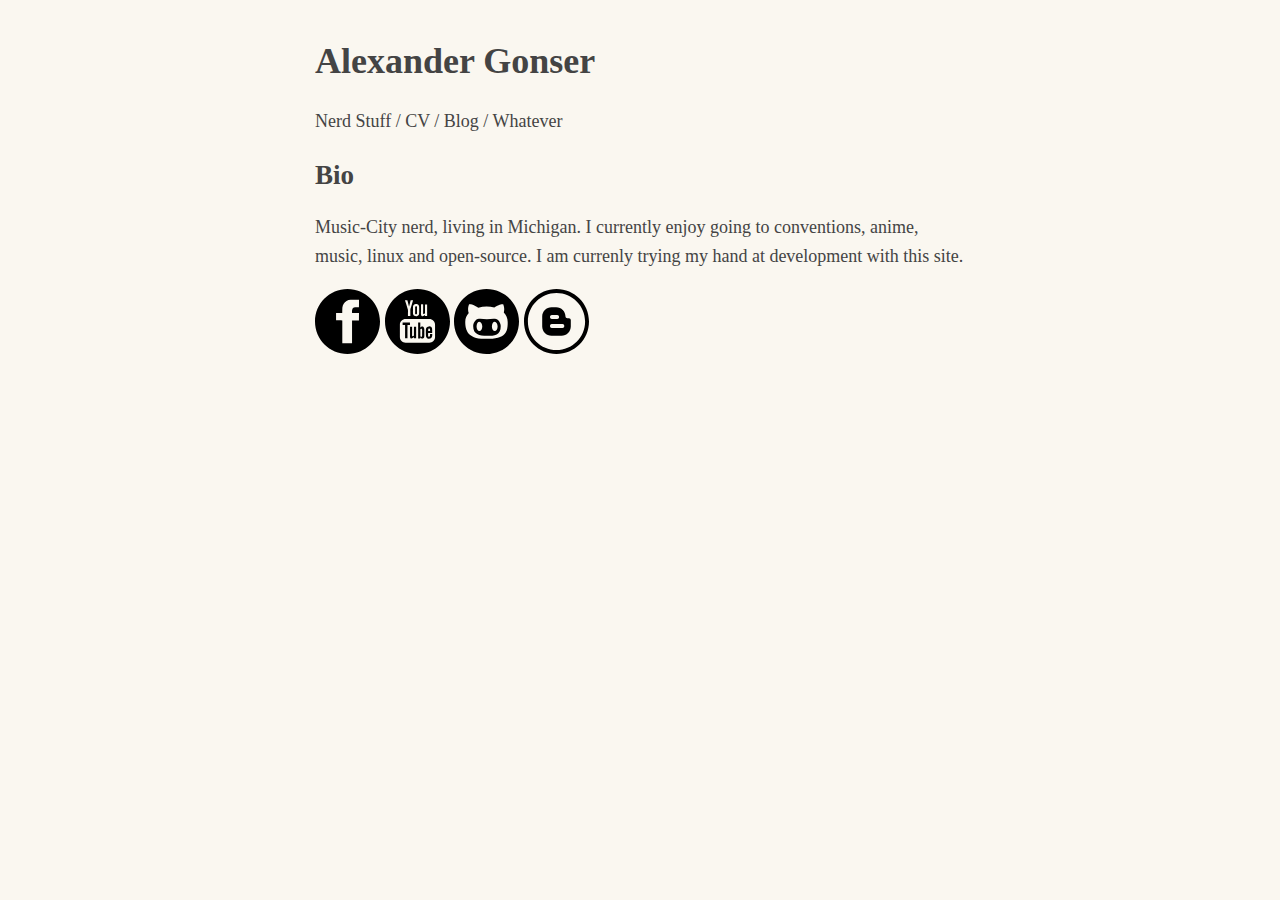
<file: Index.html>
<!DOCTYPE html>
<html lang="en" dir="ltr">
  <head>
    <meta charset="utf-8">
    <meta name="viewport" content="width=device-width, initial-scale=1">
    <title>Gonser | Home</title>
    <link rel="stylesheet" type="text/css" href="Stylesheets/style.css"></link>
  </head>
  <body>
    <header>
      <h1>Alexander Gonser</h1>
      <aside>Nerd Stuff / CV / Blog / Whatever</aside>
      <h2>Bio</h2>
      <p>Music-City nerd, living in Michigan. I currently enjoy going to conventions, anime, music, linux and open-source. I am currenly trying my hand at development with this site.</p>
      <p>
        <a target="_blank" href="https://facebook.com/agonser"><img src="images/facebook.svg" alt="facebook"></a>
        <a target="_blank" href="https://www.youtube.com/channel/UCqJsSnO9gD935ShY46dWazA"><img src="images/youtube.svg" alt="YouTube"></a>
        <a target="_blank" href="https://github.com/mechpilotace"><img src="images/github.svg" alt="github"></a>
        <a href="blog.html"><img src="images/blogger.svg" alt="blog"></a>
      </p>
    </header>
  </body>
</html>
</file>
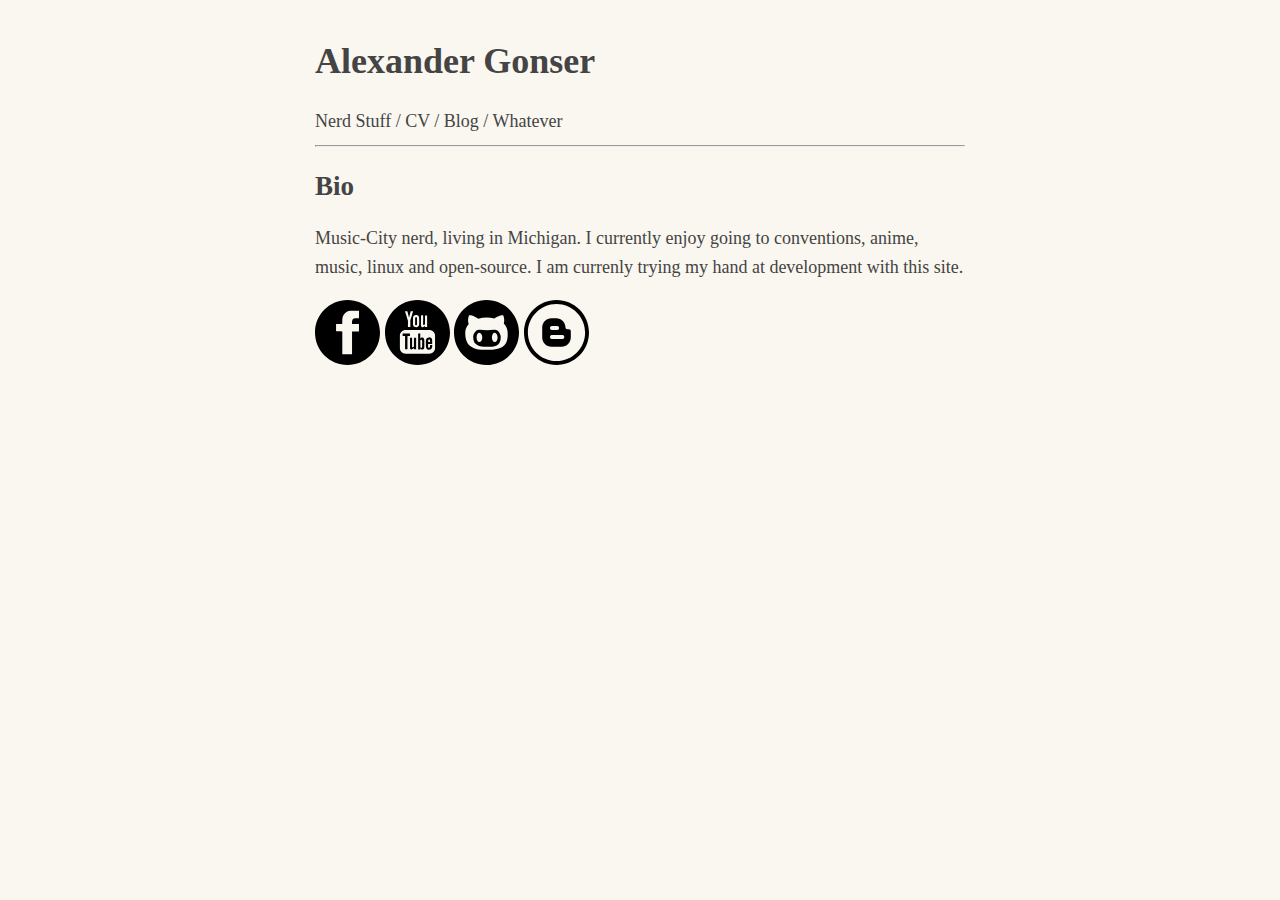
<file: index.html>
<!DOCTYPE html>
<html lang="en" dir="ltr">
  <head>
    <meta charset="utf-8">
    <meta name="viewport" content="width=device-width, initial-scale=1">
    <title>Gonser | Home</title>
    <link rel="stylesheet" type="text/css" href="stylesheets/style.css"></link>
  </head>
  <body>
    <header>
      <h1>Alexander Gonser</h1>
      <aside>Nerd Stuff / CV / Blog / Whatever</aside>
<hr>
      <h2>Bio</h2>
      <p>Music-City nerd, living in Michigan. I currently enjoy going to conventions, anime, music, linux and open-source. I am currenly trying my hand at development with this site.</p>
      <p>
        <a target="_blank" href="https://facebook.com/agonser"><img src="images/facebook.svg" alt="facebook"    ></a>
	<a target="_blank" href="https://www.youtube.com/channel/UCqJsSnO9gD935ShY46dWazA"><img src="images/youtube.svg" alt="YouTube"></a>
        <a target="_blank" href="https://github.com/mechpilotace"><img src="images/github.svg" alt="github"></a>
        <a href="blog.html"><img src="images/blogger.svg" alt="blog"></a>
      </p>
    </header>
  </body>
</html>
</file>
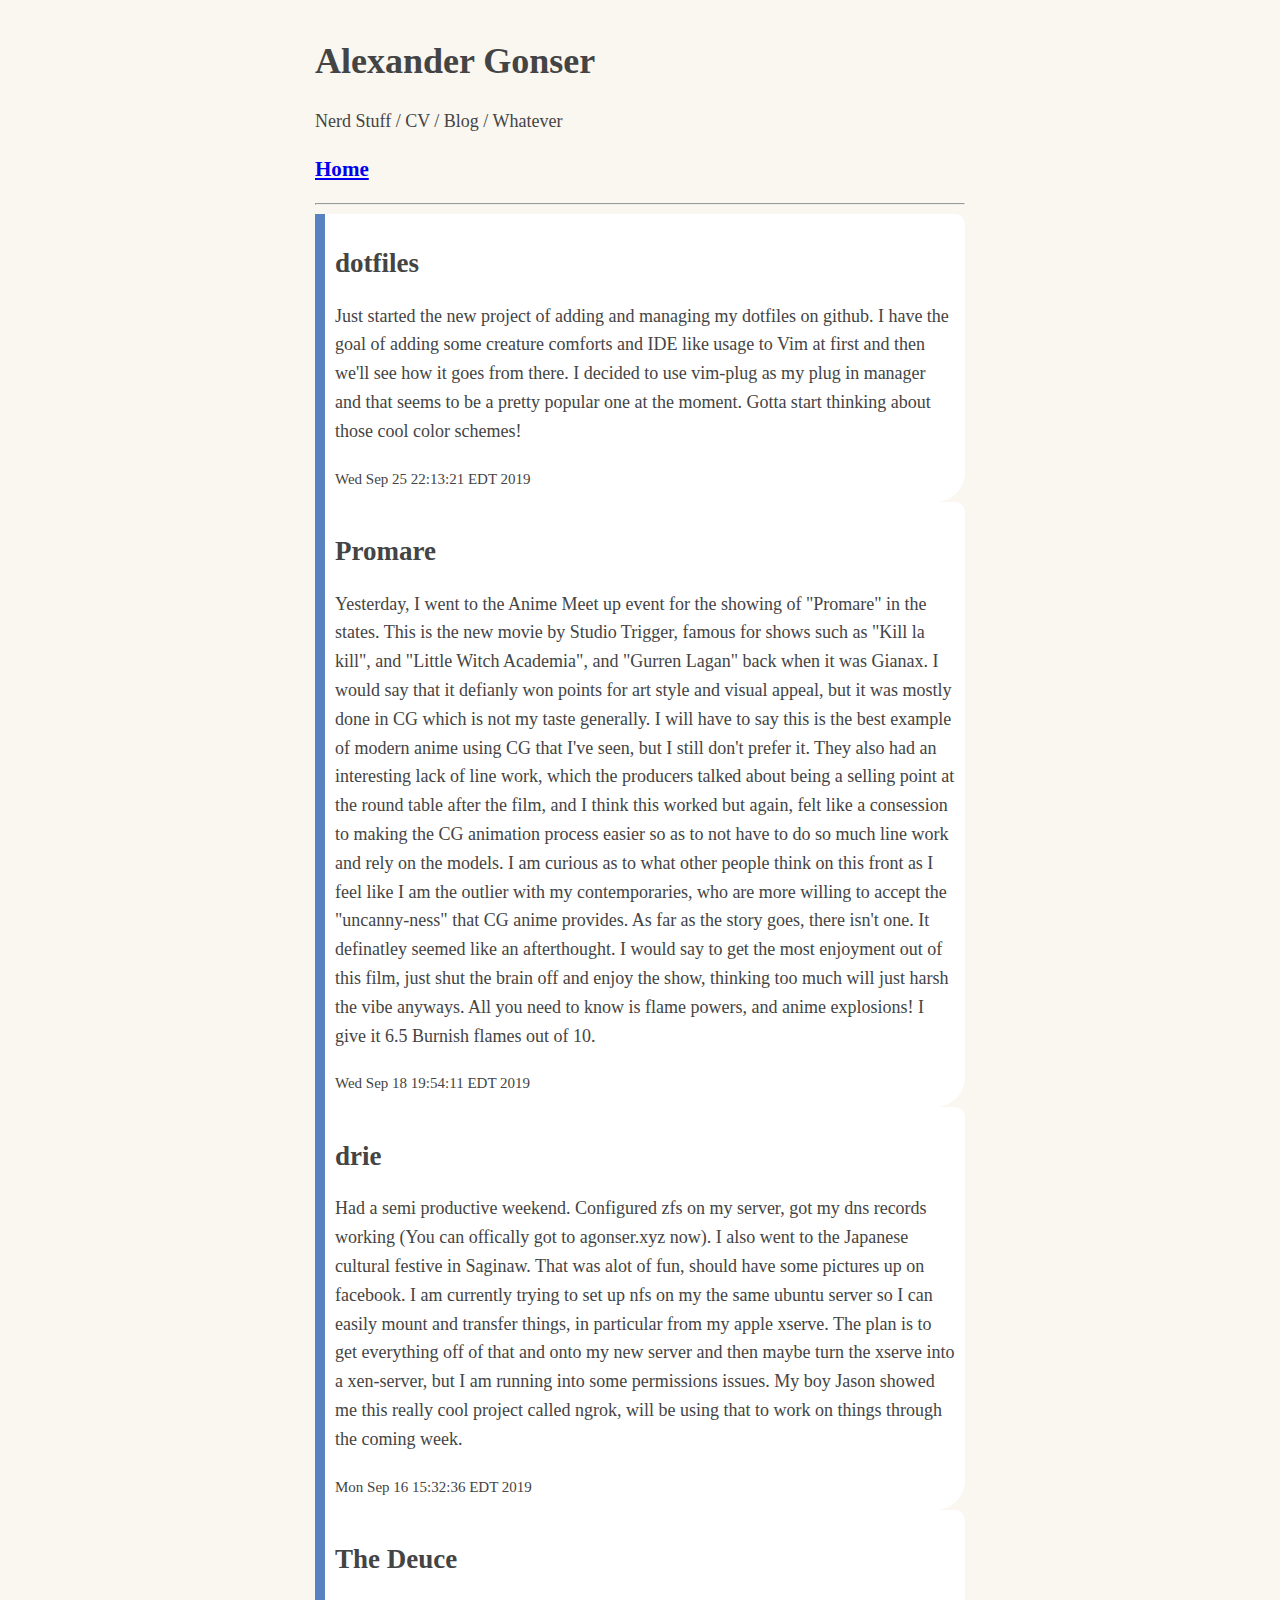
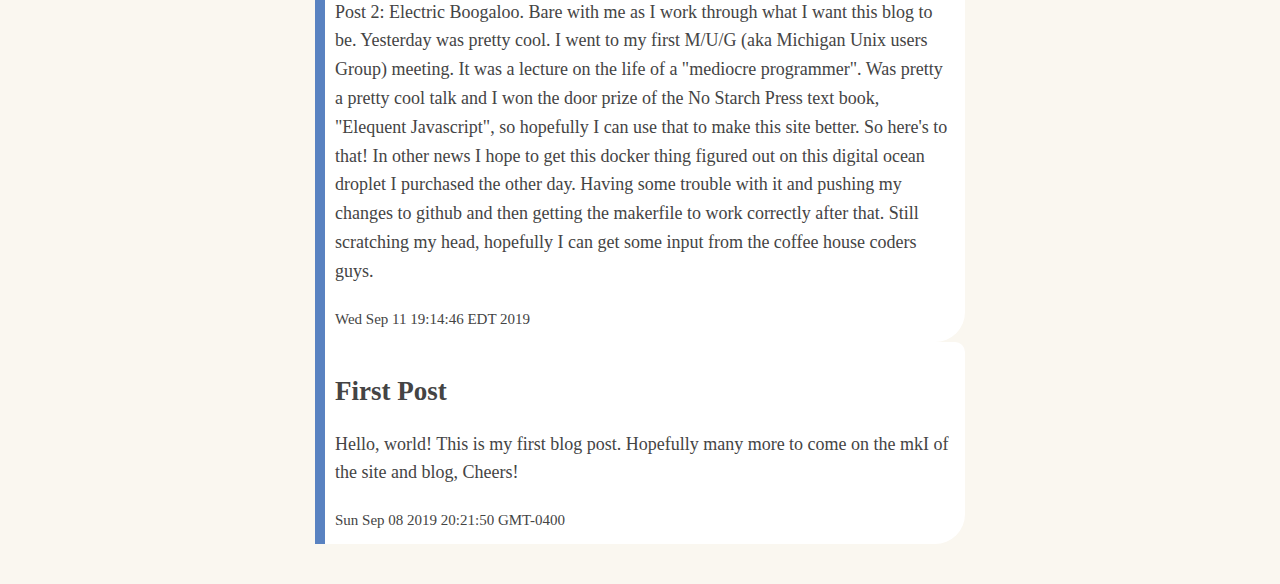
<file: blog.html>
<!DOCTYPE html>
<html lang="en" dir="ltr">
<head>
  <meta charset="utf-8">
  <meta name="viewport" content="width=device-width, initial-scale=1">
  <title>Gonser | Blog</title>
  <link rel="stylesheet" type="text/css" href="stylesheets/style.css"></link>
</head>
<h1>Alexander Gonser</h1>
<aside>Nerd Stuff / CV / Blog / Whatever</aside>

<h3><a href="index.html">Home</a></h3>

<hr>
<div class="entry">
<h2 id="dotfiles">dotfiles</h2>	
<small></small>
<p>Just started the new project of adding and managing my dotfiles on github.  I have the goal of adding some creature comforts and IDE like usage to Vim at first and then we'll see how it goes from there. I decided to use vim-plug as my plug in manager and that seems to be a pretty popular one at the moment. Gotta start thinking about those cool color schemes! 
</p>
<small>Wed Sep 25 22:13:21 EDT 2019</small>
</div>
<div class="entry">
  <h2 id="Promare">Promare</h2>
  <small></small>
  <p>Yesterday, I went to the Anime Meet up event for the showing of "Promare" in the states. This is the new movie by Studio Trigger, famous for shows such as "Kill la kill", and "Little Witch Academia", and "Gurren Lagan" back when it was Gianax.  I would say that it defianly won points for art style and visual appeal, but it was mostly done in CG which is not my taste generally. I will have to say this is the best example of modern anime using CG that I've seen, but I still don't prefer it. They also had an interesting lack of line work, which the producers talked about being a selling point at the round table after the film, and I think this worked but again, felt like a consession to making the CG animation process easier so as to not have to do so much line work and rely on the models. I am curious as to what other people think on this front as I feel like I am the outlier with my contemporaries, who are more willing to accept the "uncanny-ness" that CG anime provides. 
As far as the story goes, there isn't one. It definatley seemed like an afterthought. I would say to get the most enjoyment out of this film, just shut the brain off and enjoy the show, thinking too much will just harsh the vibe anyways. All you need to know is flame powers, and anime explosions!  I give it 6.5 Burnish flames out of 10. 
  </p>
  <small>Wed Sep 18 19:54:11 EDT 2019</small>
 </div>
<div class="entry">
 <h2 id="drie">drie</h2>
 <small></small>
 <p>Had a semi productive weekend. Configured zfs on my server, got my dns records working (You can offically got to agonser.xyz now). I also went to the Japanese cultural festive in Saginaw. That was alot of fun, should have some pictures up on facebook.  I am currently trying to set up nfs on my the same ubuntu server so I can easily mount and transfer things, in particular from my apple xserve.  The plan is to get everything off of that and onto my new server and then maybe turn the xserve into a xen-server, but I am running into some permissions issues.  My boy Jason showed me this really cool project called ngrok, will be using that to work on things through the coming week.   
 </p>
 <small>Mon Sep 16 15:32:36 EDT 2019</small>
 </div>
<div class="entry">
  <h2 id="the-deuce">The Deuce</h2>
  <small></small>
  <p>Post 2: Electric Boogaloo.  Bare with me as I work through what I want this blog to be. Yesterday was pretty cool. I went to my first M/U/G (aka Michigan Unix users Group) meeting. It was a lecture on the life of a "mediocre programmer". Was pretty a pretty cool talk and I won the door prize of the No Starch Press text book, "Elequent Javascript", so hopefully I can use that to make this site better. So here's to that!  In other news I hope to get this docker thing figured out on this digital ocean droplet I purchased the other day.  Having some trouble with it and pushing my changes to github and then getting the makerfile to work correctly after that. Still scratching my head, hopefully I can get some input from the coffee house coders guys. 
  </p>
  <small>Wed Sep 11 19:14:46 EDT 2019</small>
  </div>
<div class="entry">
<h2 id="first-post">First Post</h2>
<small></small>
<p>Hello, world! This is my first blog post.  Hopefully many more to come on the mkI of the site and blog,
  Cheers!
</p>
<small>Sun Sep 08 2019 20:21:50 GMT-0400</small>
</div>
</file>
<file: Stylesheets/style.css>
body {
  margin:40px auto;
  max-width:650px;
  line-height:1.6;
  font-size:18px;
  color:#444;
  padding:0 10px;
  background-color: #faf7f0;
}
h1,h2,h3 {
  line-height:1.2
}
img {
  width: 10%;
  height: auto;
}
.entry {
  background-color: #FFFFFF;
  padding: 10px;
  border-radius: 0 10px 30px 0;
  border-left: 10px solid #5982c1;
}
</file>
<file: stylesheets/style.css>
body {
  margin:40px auto;
  max-width:650px;
  line-height:1.6;
  font-size:18px;
  color:#444;
  padding:0 10px;
  background-color: #faf7f0;
}
h1,h2,h3 {
  line-height:1.2
}
img {
  width: 10%;
  height: auto;
}
.entry {
  background-color: #FFFFFF;
  padding: 10px;
  border-radius: 0 10px 30px 0;
  border-left: 10px solid #5982c1;
}
</file>
